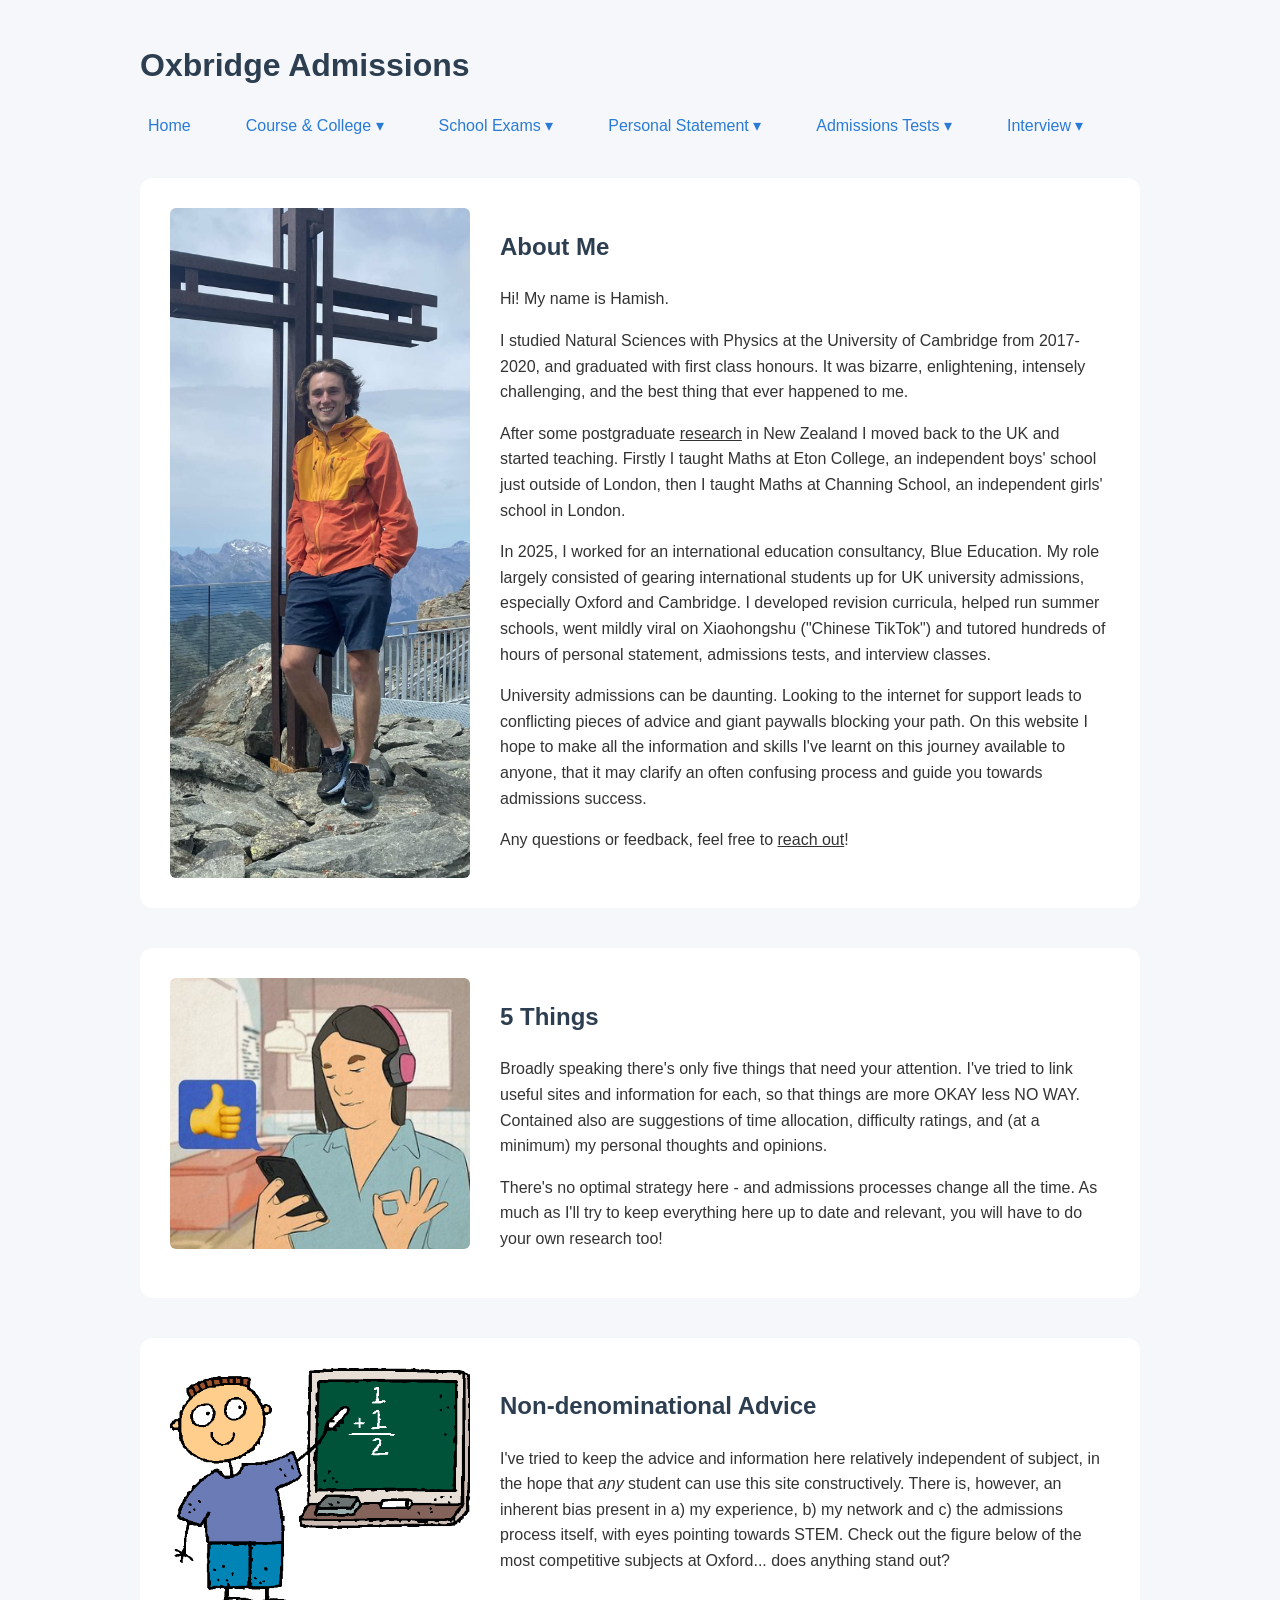
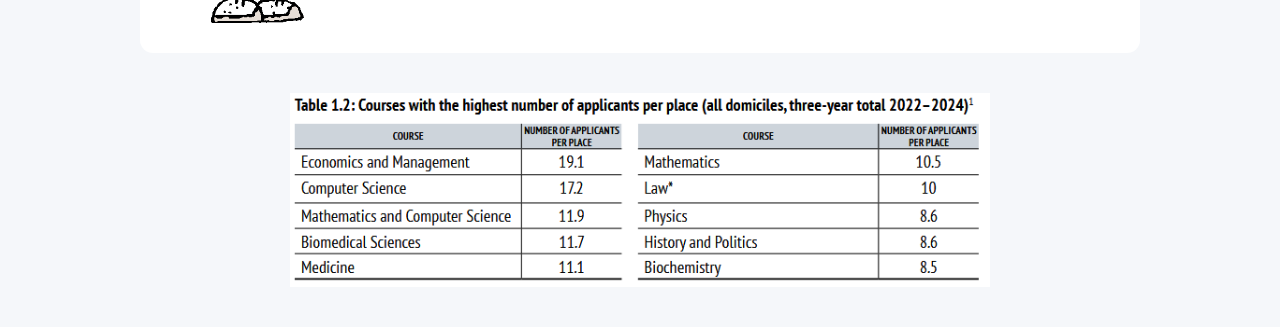
<file: index.html>
<!DOCTYPE html>
<html>
  <head>
    <title>Oxbridge Admissions Information</title>
    <link rel="stylesheet" href="style.css">
    <meta name="google-site-verification" content="t80v2HGUftRgJStppLnAC_LbO6qjQW3Zp3WCyoFhpWg" />
  </head>

<body>
  <img src="my_college.png" class="side-banner left" alt="">
  <img src="notmy_college.png" class="side-banner right" alt="">
  <h1>Oxbridge Admissions</h1>

  <div id="nav-placeholder"></div>

  <div class="section">
    <img src="hamish.jpg" alt="Hamish">
    <div class="section-text">
      <h2>About Me</h2>
      <p>Hi! My name is Hamish.</p>
      <p>I studied Natural Sciences with Physics at the University of Cambridge from 2017-2020, and graduated with first class honours.  
        It was bizarre, enlightening, intensely challenging, and the best thing that ever happened to me.</p>
      <p>After some postgraduate <a class="subtle-link" href="https://ir.canterbury.ac.nz/server/api/core/bitstreams/cb128fbe-6f92-4639-9501-c364983d83e0/content" target="_blank" rel="noopener">research</a> in New Zealand I moved back to the UK and started teaching. Firstly I taught Maths at Eton College, an independent boys' school just outside of London, then I taught Maths at Channing School, an independent girls' school in London.</p>
      <p>In 2025, I worked for an international education consultancy, Blue Education. My role largely consisted of gearing international students up for UK university admissions, especially Oxford and Cambridge. I developed revision curricula, helped run summer schools, went mildly viral on Xiaohongshu ("Chinese TikTok") and tutored hundreds of hours of personal statement, admissions tests, and interview classes.</p>
      <p>University admissions can be daunting. Looking to the internet for support leads to conflicting pieces of advice and giant paywalls blocking your path. On this website I hope to make all the information and skills I've learnt on this journey available to anyone, that it may clarify an often confusing process and guide you towards admissions success.</p>
      <p>Any questions or feedback, feel free to <a class="subtle-link" href="mailto:hthomas7942@gmail.com">reach out</a>!</p>
    </div>
  </div>

  <div class="section">
    <img src="thumbs_up.png" alt="Thumbs up">
    <div class="section-text">
      <h2>5 Things</h2>
      <p>Broadly speaking there's only five things that need your attention. I've tried to link useful sites and information for each, so that things are more OKAY less NO WAY. Contained also are suggestions of time allocation, difficulty ratings, and (at a minimum) my personal thoughts and opinions.</p>
      <p>There's no optimal strategy here - and admissions processes change all the time. As much as I'll try to keep everything here up to date and relevant, you will have to do your own research too!</p>
      </p>
    </div>
  </div>

  <div class="section">
    <img src="maths.png" alt="Maths">
    <div class="section-text">
      <h2>Non-denominational Advice</h2>
      <p>
        I've tried to keep the advice and information here relatively independent of subject, in the hope that <em>any</em> student can use this site constructively. There is, however, an inherent bias present in a) my experience, b) my network and c) the admissions process itself, with eyes pointing towards STEM. Check out the figure below of the most competitive subjects at Oxford... does anything stand out?
      </p>
    </div>
  </div>

  <img src="subject.png" alt="Subject" width="700" style="display: block; margin: 0 auto;">

  <script>
    fetch("nav.html")
      .then(response => response.text())
      .then(data => {
        document.getElementById("nav-placeholder").innerHTML = data;
      });
  </script>
  
</body>

</html>
</file>
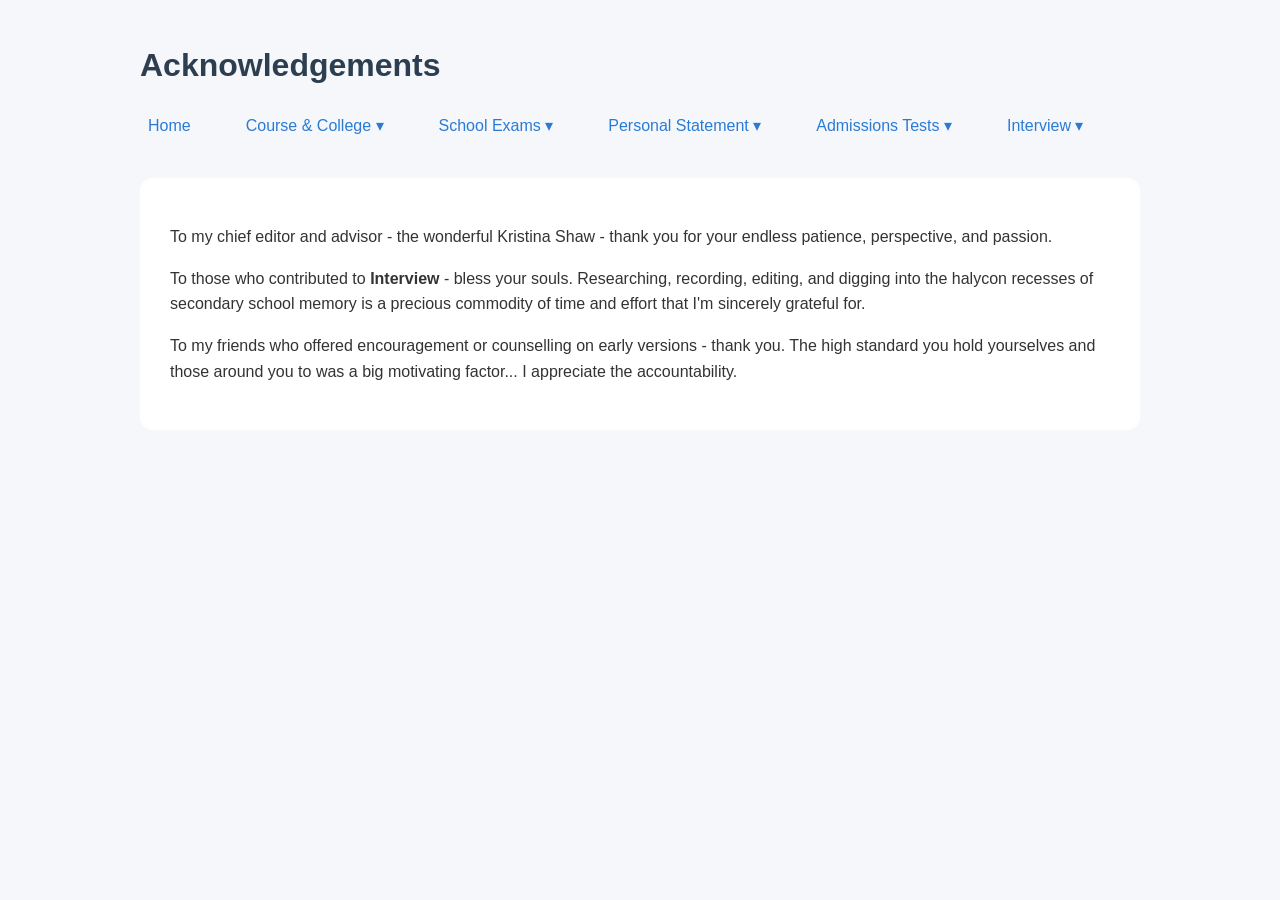
<file: Acknowledgements.html>
<!DOCTYPE html>
<html>
  <head>
    <title>Acknowledgements</title>
    <link rel="stylesheet" href="style.css">
  </head>

<body>
  <img src="my_college.png" class="side-banner left" alt="">
  <img src="notmy_college.png" class="side-banner right" alt="">
  <h1>Acknowledgements</h1>

  
  <div id="nav-placeholder"></div>


  <div class="section">
    <div class="section-text">
      <p>To my chief editor and advisor - the wonderful Kristina Shaw - thank you for your endless patience, perspective, and passion.</p>
      <p>To those who contributed to <strong>Interview</strong> - bless your souls. Researching, recording, editing, and digging into the halycon recesses of secondary school memory is a precious commodity of time and effort that I'm sincerely grateful for.</p>
      <p>To my friends who offered encouragement or counselling on early versions - thank you. The high standard you hold yourselves and those around you to was a big motivating factor... I appreciate the accountability.</p>
    </div>
  </div>

  
  <script>
    fetch("nav.html")
      .then(response => response.text())
      .then(data => {
        document.getElementById("nav-placeholder").innerHTML = data;
      });
  </script>
  
</body>

</html>
</file>
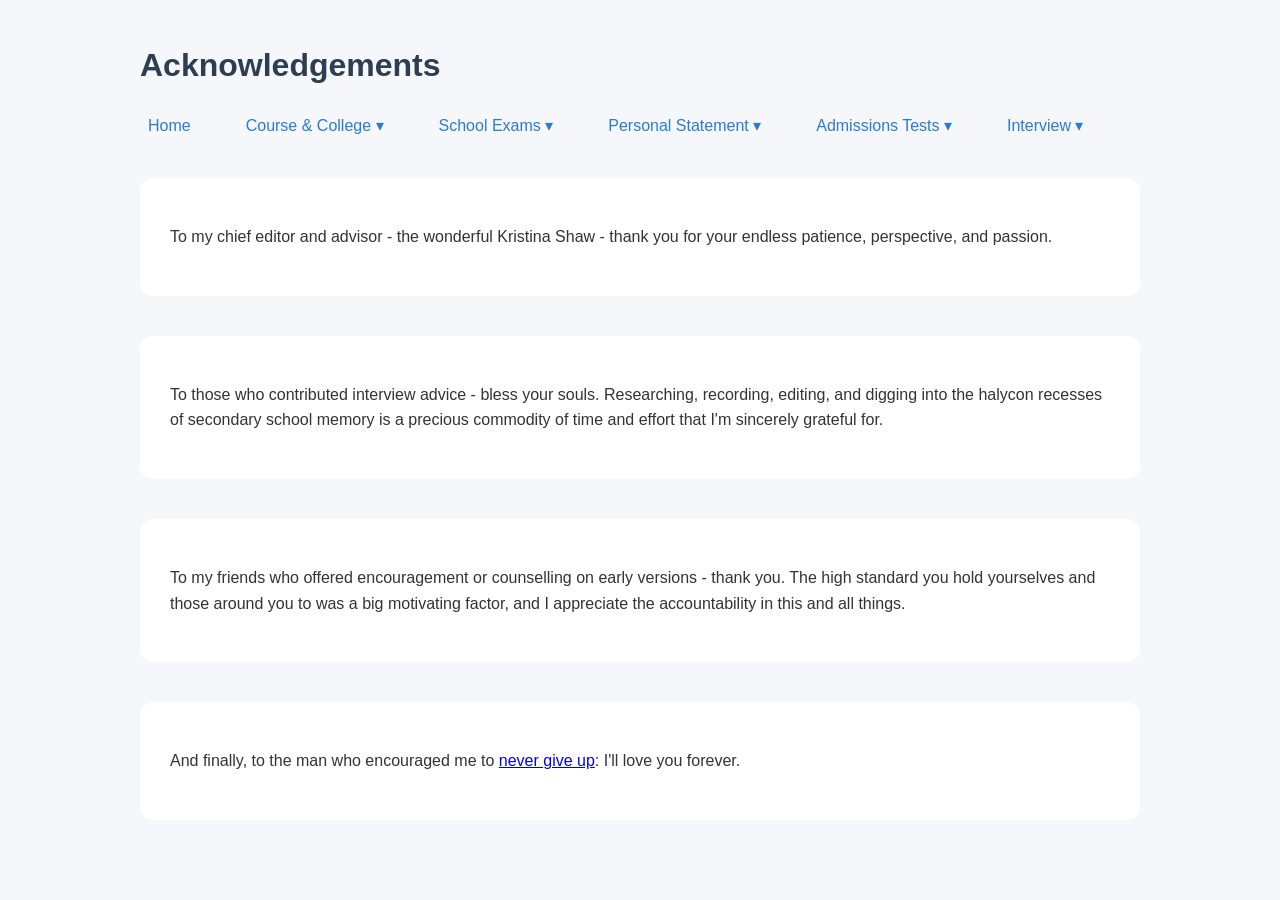
<file: acknowledgements.html>
<!DOCTYPE html>
<html>
  <head>
    <title>Acknowledgements</title>
    <link rel="stylesheet" href="style.css">
  </head>

<body>
  <img src="my_college.png" class="side-banner left" alt="">
  <img src="notmy_college.png" class="side-banner right" alt="">
  <h1>Acknowledgements</h1>

  
  <div id="nav-placeholder"></div>


  <div class="section">
    <div class="section-text">
      <p>To my chief editor and advisor - the wonderful Kristina Shaw - thank you for your endless patience, perspective, and passion.</p>
    </div>
  </div>


  <div class="section">
    <div class="section-text">
      <p>To those who contributed interview advice - bless your souls. Researching, recording, editing, and digging into the halycon recesses of secondary school memory is a precious commodity of time and effort that I'm sincerely grateful for.</p>
    </div>
  </div>


  <div class="section">
    <div class="section-text">
      <p>To my friends who offered encouragement or counselling on early versions - thank you. The high standard you hold yourselves and those around you to was a big motivating factor, and I appreciate the accountability in this and all things.</p>
    </div>
  </div>

  
  <div class="section">
    <div class="section-text">
      <p>And finally, to the man who encouraged me to <a href="https://www.youtube.com/watch?v=dQw4w9WgXcQ">never give up</a>: I'll love you forever.</p>
    </div>
  </div>

  
  <script>
    fetch("nav.html")
      .then(response => response.text())
      .then(data => {
        document.getElementById("nav-placeholder").innerHTML = data;
      });
  </script>
  
</body>

</html>
</file>
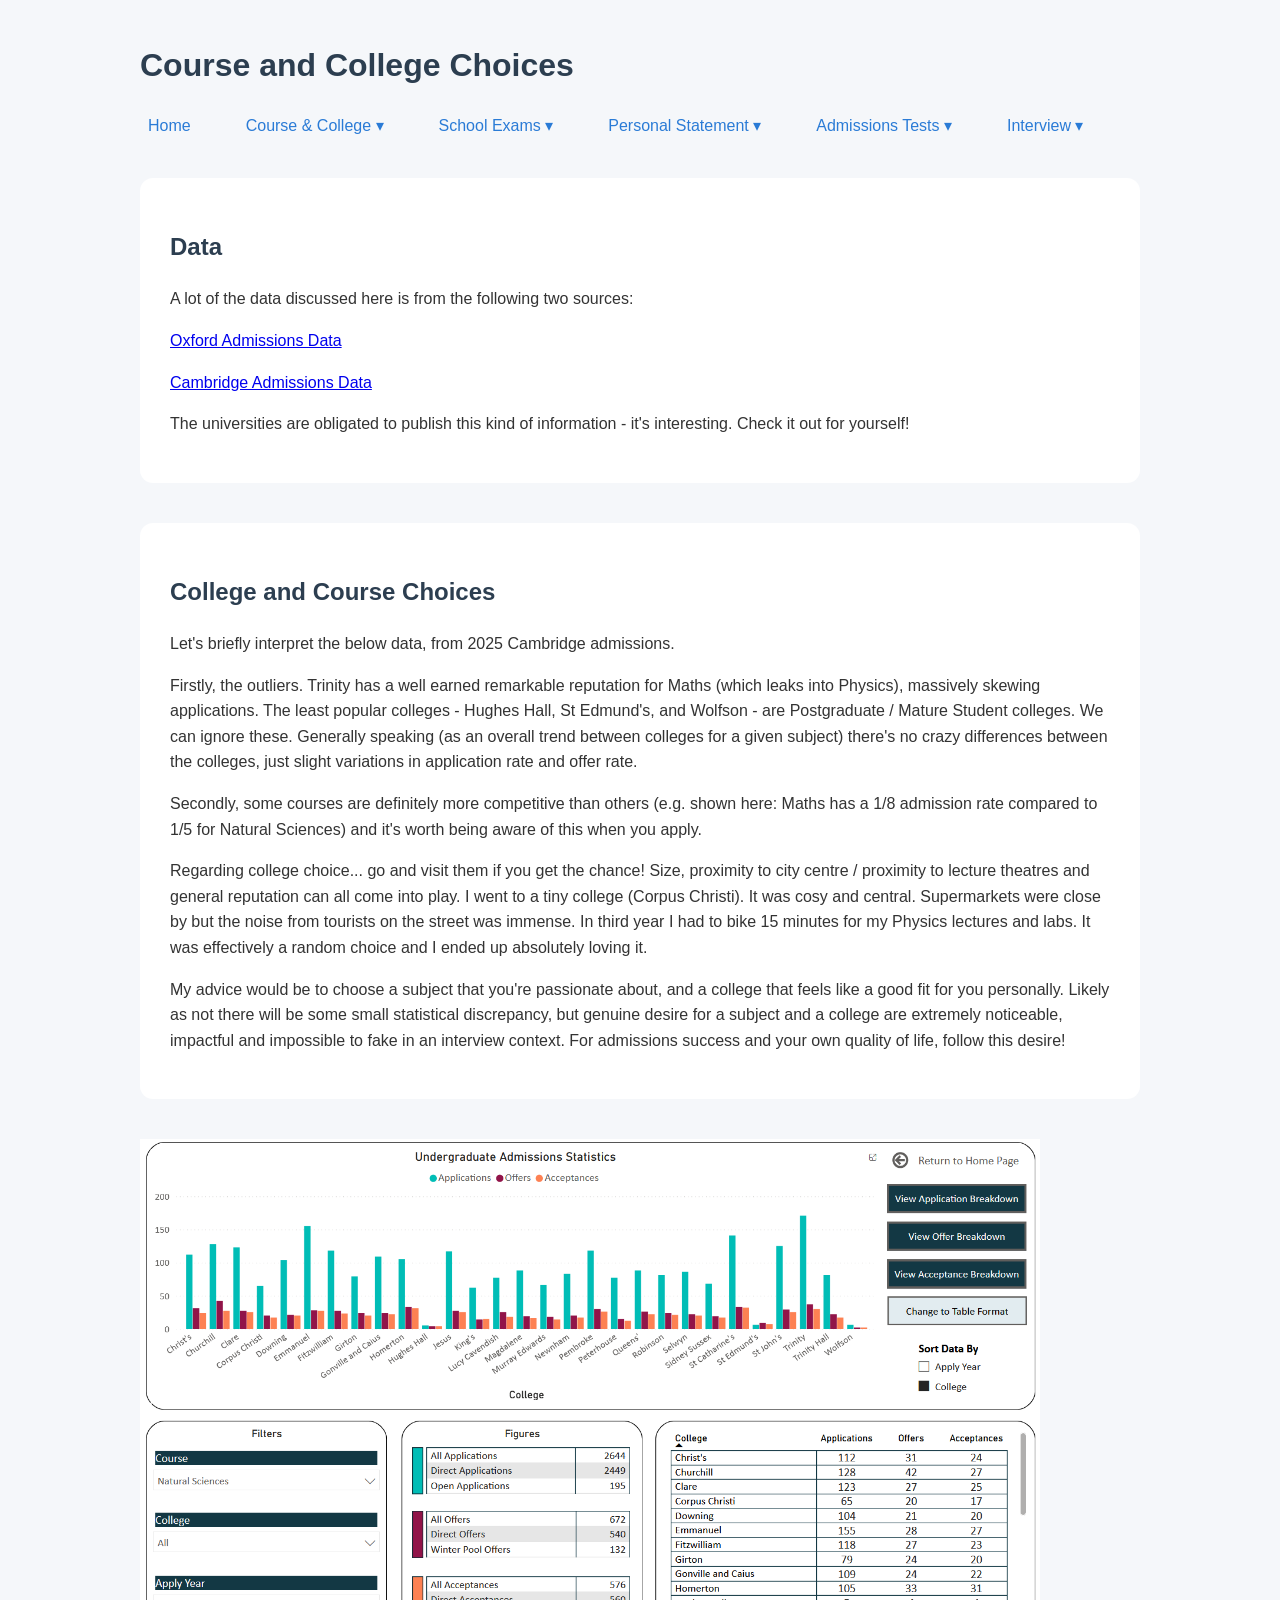
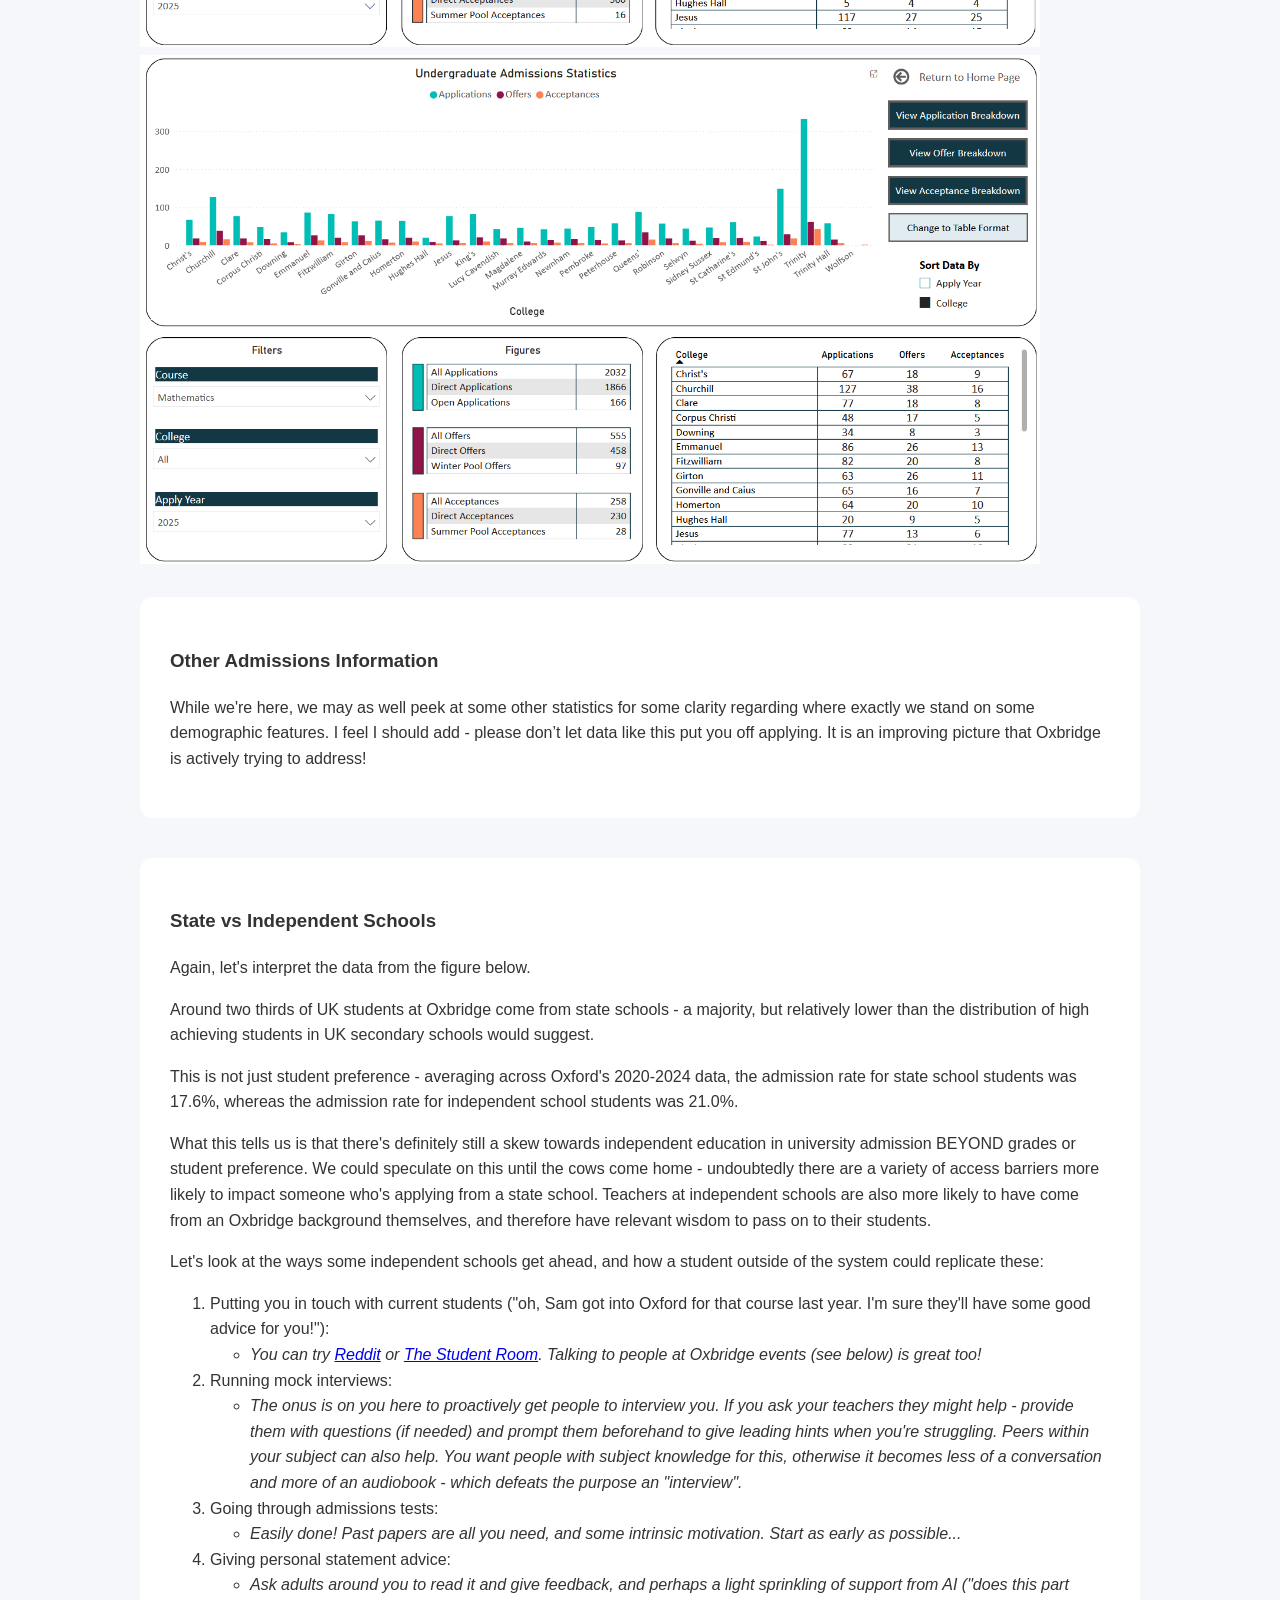
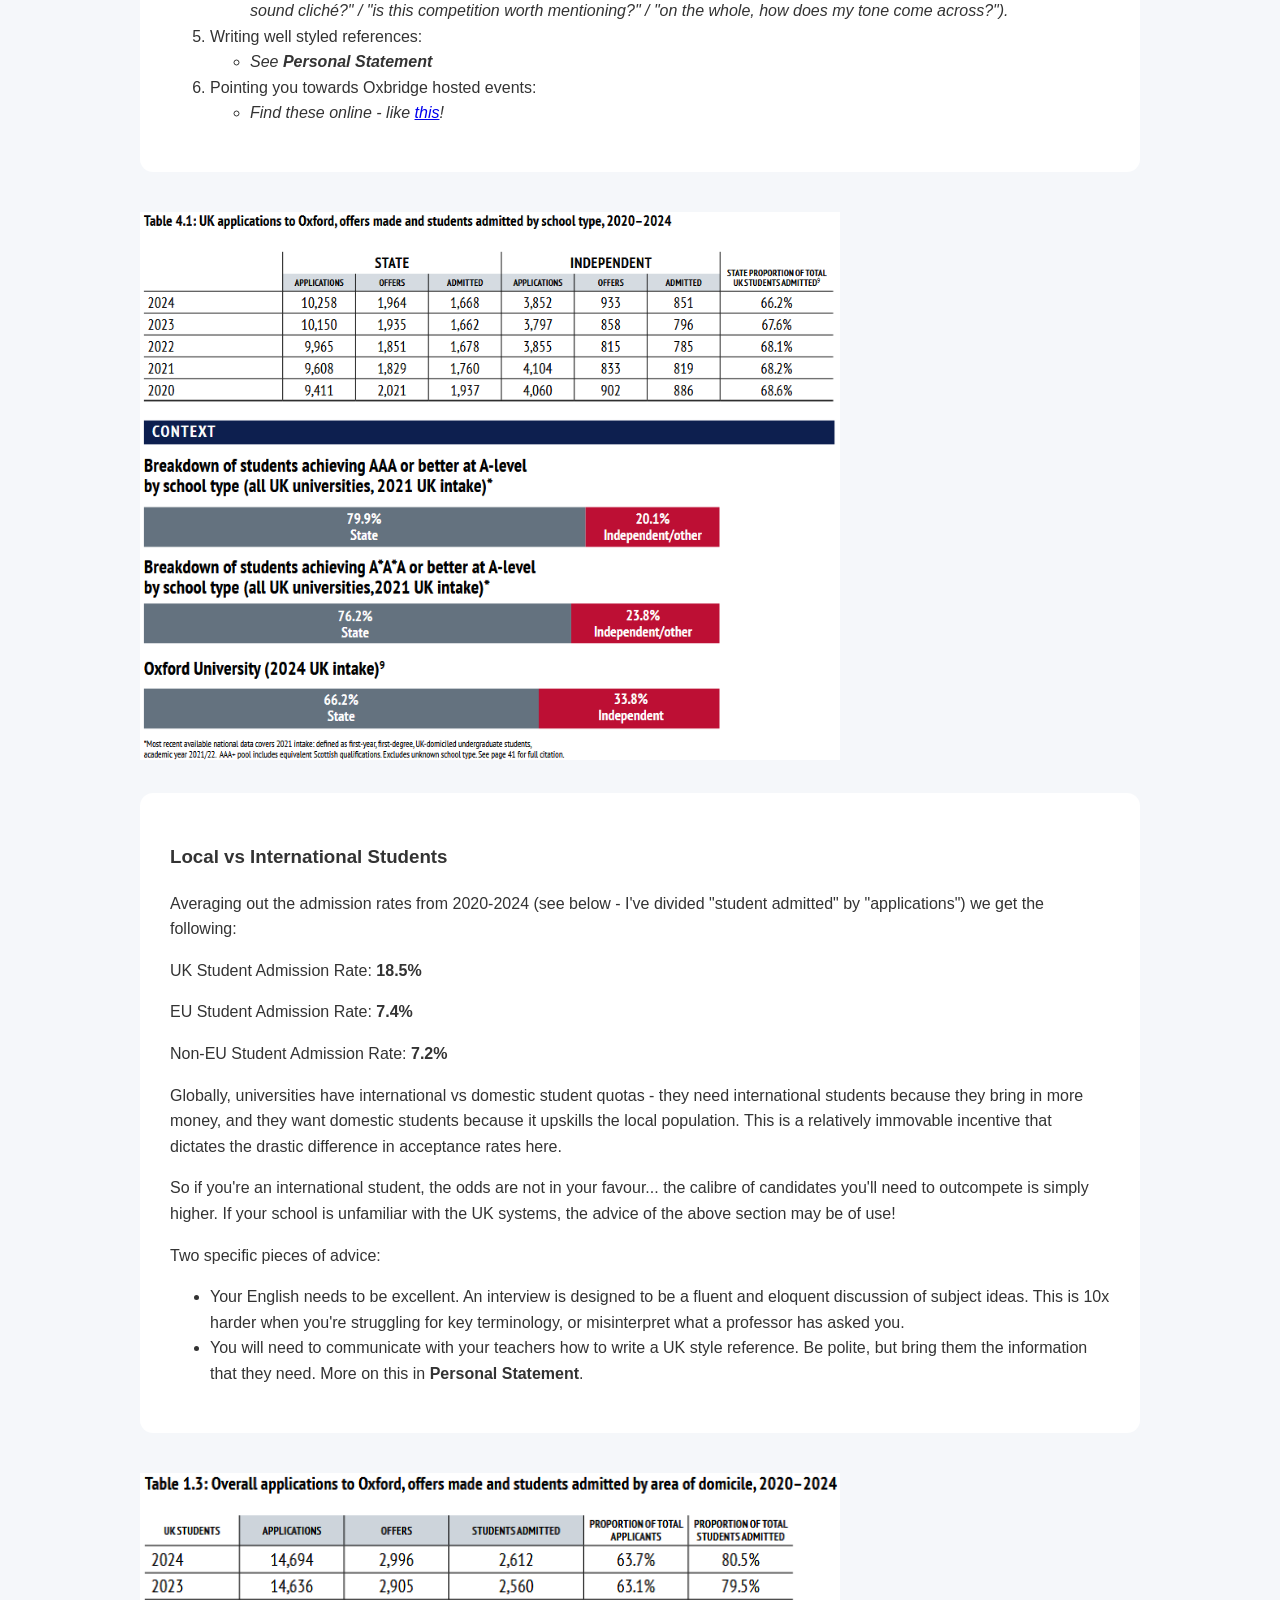
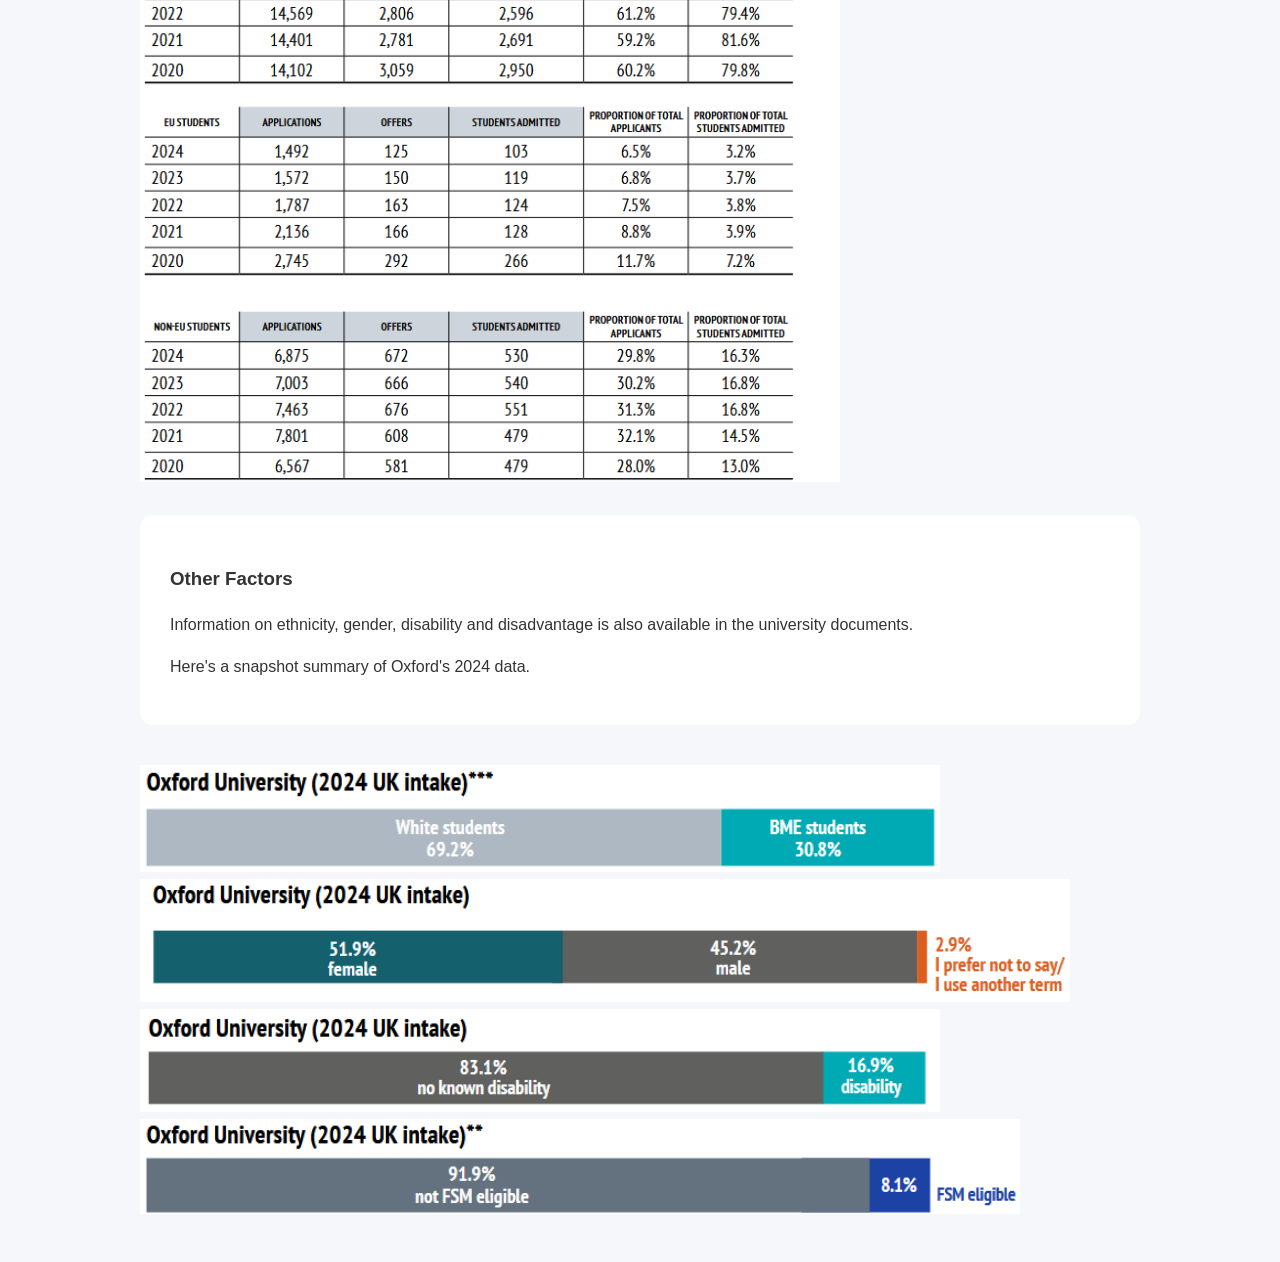
<file: ccc.html>
<!DOCTYPE html>
<html>
  <head>
    <title>Course and College Choices</title>
    <link rel="stylesheet" href="style.css">
  </head>

<body>
  <img src="my_college.png" class="side-banner left" alt="">
  <img src="notmy_college.png" class="side-banner right" alt="">
  <h1>Course and College Choices</h1>

  <div id="nav-placeholder"></div>

  <div class="section">
    <div class="section-text">
      <h2>Data</h2>
      <p>
        A lot of the data discussed here is from the following two sources:
      </p>
      <p>
        <a href="https://www.ox.ac.uk/sites/files/oxford/AnnualAdmissionsStatisticalReport2025.pdf" target="_blank" rel="noopener">
          Oxford Admissions Data
        </a>
      </p>
      <p>
        <a href="https://app.powerbi.com/view?r=eyJrIjoiOTFiZGUwMDItMWIzMy00NDNkLTgzZDQtNGZjODM4MzM3NWYwIiwidCI6IjQ5YTUwNDQ1LWJkZmEtNGI3OS1hZGUzLTU0N2I0ZjM5ODZlOSIsImMiOjh9" target="_blank" rel="noopener">
          Cambridge Admissions Data
        </a>
      </p>
      <p>
        The universities are obligated to publish this kind of information - it's interesting. Check it out for yourself!
      </p>
    </div>
  </div>
  
  <div class="section">
    <div class="section-text">
      <h2 id="cacc">College and Course Choices</h2>
      <p>
        Let's briefly interpret the below data, from 2025 Cambridge admissions.
      </p>
      <p>
        Firstly, the outliers. Trinity has a well earned remarkable reputation for Maths (which leaks into Physics), massively skewing applications. The least popular colleges - Hughes Hall, St Edmund's, and Wolfson - are Postgraduate / Mature Student colleges. We can ignore these. Generally speaking (as an overall trend between colleges for a given subject) there's no crazy differences between the colleges, just slight variations in application rate and offer rate. 
      </p>
      <p>
        Secondly, some courses are definitely more competitive than others (e.g. shown here: Maths has a 1/8 admission rate compared to 1/5 for Natural Sciences) and it's worth being aware of this when you apply.
      </p>
      <p>
        Regarding college choice... go and visit them if you get the chance! Size, proximity to city centre / proximity to lecture theatres and general reputation can all come into play. I went to a tiny college (Corpus Christi). It was cosy and central. Supermarkets were close by but the noise from tourists on the street was immense. In third year I had to bike 15 minutes for my Physics lectures and labs. It was effectively a random choice and I ended up absolutely loving it.
      </p>
      <p>
        My advice would be to choose a subject that you're passionate about, and a college that feels like a good fit for you personally. Likely as not there will be some small statistical discrepancy, but genuine desire for a subject and a college are extremely noticeable, impactful and impossible to fake in an interview context. For admissions success and your own quality of life, follow this desire!
      </p>
    </div>
  </div>

  <a href="https://app.powerbi.com/view?r=eyJrIjoiOTFiZGUwMDItMWIzMy00NDNkLTgzZDQtNGZjODM4MzM3NWYwIiwidCI6IjQ5YTUwNDQ1LWJkZmEtNGI3OS1hZGUzLTU0N2I0ZjM5ODZlOSIsImMiOjh9">
    <img src="cam25natsci.png" alt="Cam25NatSci" width="900">
  </a>
  <br>
  <a href="https://app.powerbi.com/view?r=eyJrIjoiOTFiZGUwMDItMWIzMy00NDNkLTgzZDQtNGZjODM4MzM3NWYwIiwidCI6IjQ5YTUwNDQ1LWJkZmEtNGI3OS1hZGUzLTU0N2I0ZjM5ODZlOSIsImMiOjh9">
    <img src="cam25maths.png" alt="Cam25Maths" width="900">
  </a>
  <br><br>

  <div class="section">
    <div class="section-text">
      <h3>Other Admissions Information</h3>
      <p>While we're here, we may as well peek at some other statistics for some clarity regarding where exactly we stand on some demographic features. I feel I should add - please don’t let data like this put you off applying. It is an improving picture that Oxbridge is actively trying to address!</p>
      </div>
  </div>


  <div class="section">
    <div class="section-text">
      <h3 id="svis">State vs Independent Schools</h3>
      <p>Again, let's interpret the data from the figure below.</p>
      <p>Around two thirds of UK students at Oxbridge come from state schools - a majority, but relatively lower than the distribution of high achieving students in UK secondary schools would suggest.</p>
      <p>This is not just student preference - averaging across Oxford's 2020-2024 data, the admission rate for state school students was 17.6%, whereas the admission rate for independent school students was 21.0%.</p>
      <p>What this tells us is that there's definitely still a skew towards independent education in university admission BEYOND grades or student preference. We could speculate on this until the cows come home - undoubtedly there are a variety of access barriers more likely to impact someone who's applying from a state school. Teachers at independent schools are also more likely to have come from an Oxbridge background themselves, and therefore have relevant wisdom to pass on to their students.</p>
      <p>Let's look at the ways some independent schools get ahead, and how a student outside of the system could replicate these:</p>
      <ol>
        <li>Putting you in touch with current students ("oh, Sam got into Oxford for that course last year. I'm sure they'll have some good advice for you!"):
          <ul><li><em>You can try <a href="https://www.reddit.com/r/oxbridge/" target="_blank" rel="noopener">Reddit</a> or <a href="https://www.thestudentroom.co.uk/forumdisplay.php?f=6" target="_blank" rel="noopener">The Student Room</a>. Talking to people at Oxbridge events (see below) is great too!</em></li></ul></li>
        <li>Running mock interviews:
          <ul><li><em>The onus is on you here to proactively get people to interview you. If you ask your teachers they might help - provide them with questions (if needed) and prompt them beforehand to give leading hints when you're struggling. Peers within your subject can also help. You want people with subject knowledge for this, otherwise it becomes less of a conversation and more of an audiobook - which defeats the purpose an "interview".</em></li></ul></li>
        <li>Going through admissions tests:
          <ul><li><em>Easily done! Past papers are all you need, and some intrinsic motivation. Start as early as possible...</em></li></ul></li>
        <li>Giving personal statement advice:
          <ul><li><em>Ask adults around you to read it and give feedback, and perhaps a light sprinkling of support from AI ("does this part sound cliché?" / "is this competition worth mentioning?" / "on the whole, how does my tone come across?").</em></li></ul></li>
        <li>Writing well styled references:
          <ul><li><em>See <strong>Personal Statement</strong></em></li></ul></li>
        <li>Pointing you towards Oxbridge hosted events:
          <ul><li><em>Find these online - like <a href="https://www.undergraduate.study.cam.ac.uk/events/masterclasses" target="_blank" rel="noopener">this</a>!</em></li></ul></li>
      </ol>
      </div>
  </div>

  <a href="https://www.ox.ac.uk/sites/files/oxford/AnnualAdmissionsStatisticalReport2025.pdf">
    <img src="schooltype.png" alt="SchoolType" width="700">
  </a>
  <br><br>
    
  <div class="section">
    <div class="section-text">
      <h3 id="lvis">Local vs International Students</h3>
      <p>Averaging out the admission rates from 2020-2024 (see below - I've divided "student admitted" by "applications") we get the following:</p>
      <p>UK Student Admission Rate: <strong>18.5%</strong></p>
      <p>EU Student Admission Rate: <strong>7.4%</strong></p>
      <p>Non-EU Student Admission Rate: <strong>7.2%</strong></p>
      <p>Globally, universities have international vs domestic student quotas - they need international students because they bring in more money, and they want domestic students because it upskills the local population. This is a relatively immovable incentive that dictates the drastic difference in acceptance rates here.</p> 
      <p>So if you're an international student, the odds are not in your favour... the calibre of candidates you'll need to outcompete is simply higher. If your school is unfamiliar with the UK systems, the advice of the above section may be of use!</p>
      <p>Two specific pieces of advice:</p>
      <ul>
        <li>Your English needs to be excellent. An interview is designed to be a fluent and eloquent discussion of subject ideas. This is 10x harder when you're struggling for key terminology, or misinterpret what a professor has asked you.</li>
        <li>You will need to communicate with your teachers how to write a UK style reference. Be polite, but bring them the information that they need. More on this in <strong>Personal Statement</strong>.</li>
      </ul>
      </div>
  </div>

  <a href="https://www.ox.ac.uk/sites/files/oxford/AnnualAdmissionsStatisticalReport2025.pdf">
    <img src="localinternational.png" alt="LocalInternational" width="700">
  </a>
  <br><br>
  
  <div class="section">
    <div class="section-text">
      <h3 id="of">Other Factors</h3>
      <p>Information on ethnicity, gender, disability and disadvantage is also available in the university documents.</p>
      <p>Here's a snapshot summary of Oxford's 2024 data.</p>
    </div>
  </div>

  <a href="https://www.ox.ac.uk/sites/files/oxford/AnnualAdmissionsStatisticalReport2025.pdf">
    <img src="ethnicity.png" alt="Ethnicity" width="800">
  </a>
  <a href="https://www.ox.ac.uk/sites/files/oxford/AnnualAdmissionsStatisticalReport2025.pdf">
    <img src="gender.png" alt="Gender" width="930">
  </a>
  <a href="https://www.ox.ac.uk/sites/files/oxford/AnnualAdmissionsStatisticalReport2025.pdf">
    <img src="disability.png" alt="Disability" width="800">
  </a>
  <a href="https://www.ox.ac.uk/sites/files/oxford/AnnualAdmissionsStatisticalReport2025.pdf">
    <img src="disadvantage.png" alt="Disadvantage" width="880">
  </a>

    
  <script>
    fetch("nav.html")
      .then(response => response.text())
      .then(data => {
        document.getElementById("nav-placeholder").innerHTML = data;
      });
  </script>
  
</body>

</html>
</file>
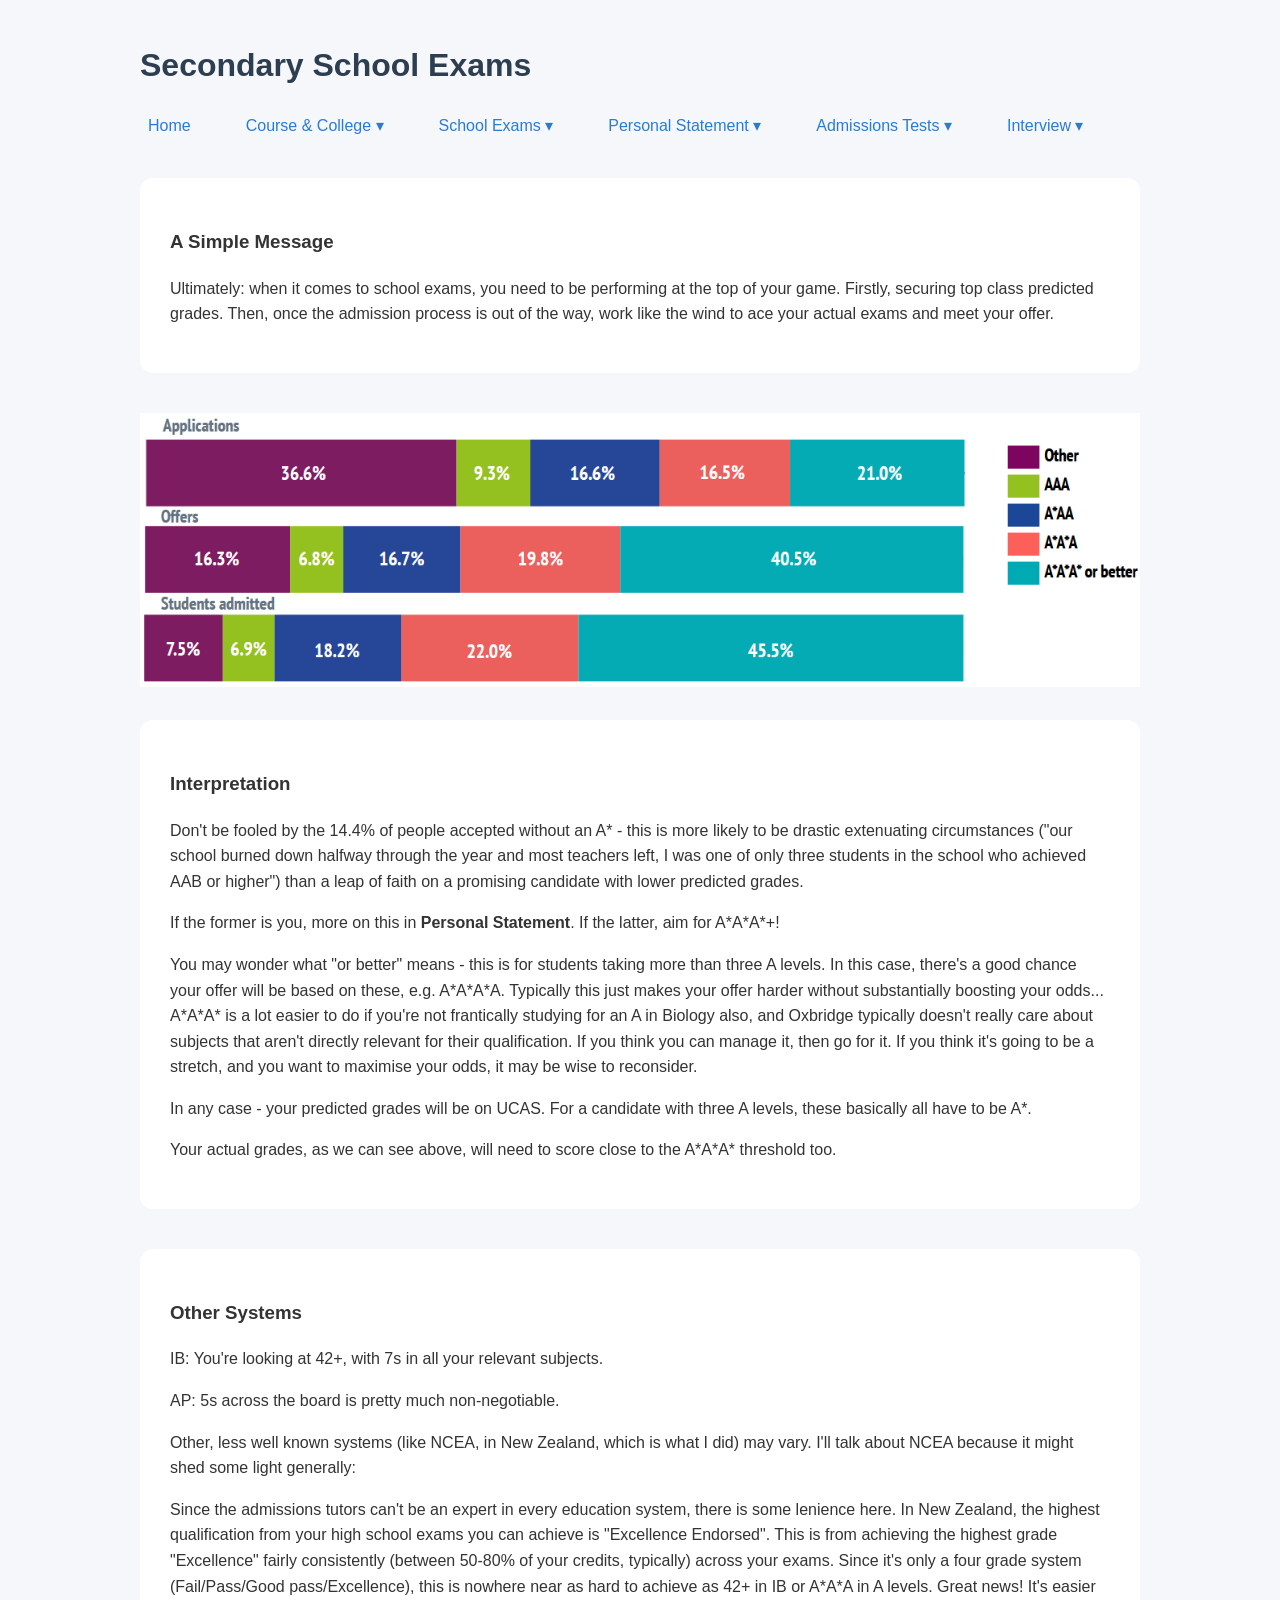
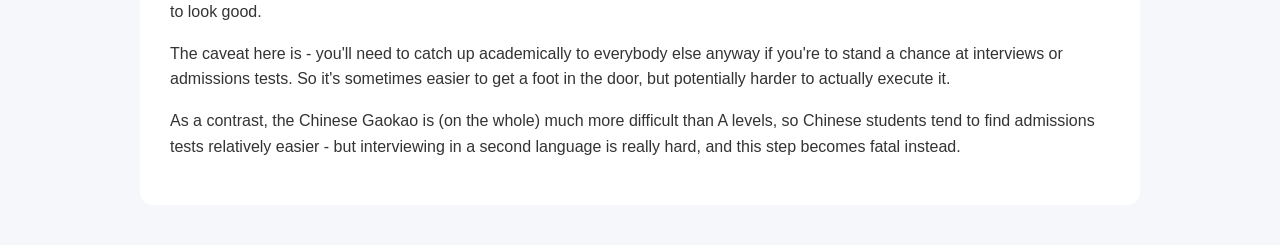
<file: hse.html>
<!DOCTYPE html>
<html>
  <head>
    <title>Secondary School Exams</title>
    <link rel="stylesheet" href="style.css">
  </head>

<body>
  <img src="my_college.png" class="side-banner left" alt="">
  <img src="notmy_college.png" class="side-banner right" alt="">
  <h1>Secondary School Exams</h1>

  
  <div id="nav-placeholder"></div>


  <div class="section">
    <div class="section-text">
      <h3>A Simple Message</h3>
      <p>Ultimately: when it comes to school exams, you need to be performing at the top of your game. Firstly, securing top class predicted grades. Then, once the admission process is out of the way, work like the wind to ace your actual exams and meet your offer.</p>
      </div>
  </div>

  
  <a href="https://www.ox.ac.uk/sites/files/oxford/AnnualAdmissionsStatisticalReport2025.pdf">
    <img src="grades.png" alt="Grades" width="1000">
  </a>
  <br><br>

  <div class="section">
    <div class="section-text">
      <h3>Interpretation</h3>
      <p>Don't be fooled by the 14.4% of people accepted without an A* - this is more likely to be drastic extenuating circumstances ("our school burned down halfway through the year and most teachers left, I was one of only three students in the school who achieved AAB or higher") than a leap of faith on a promising candidate with lower predicted grades.</p>
      <p>If the former is you, more on this in <strong>Personal Statement</strong>. If the latter, aim for A*A*A*+!</p>
      <p>You may wonder what "or better" means - this is for students taking more than three A levels. In this case, there's a good chance your offer will be based on these, e.g. A*A*A*A. Typically this just makes your offer harder without substantially boosting your odds... A*A*A* is a lot easier to do if you're not frantically studying for an A in Biology also, and Oxbridge typically doesn't really care about subjects that aren't directly relevant for their qualification. If you think you can manage it, then go for it. If you think it's going to be a stretch, and you want to maximise your odds, it may be wise to reconsider.</p>
      <p>In any case - your predicted grades will be on UCAS. For a candidate with three A levels, these basically all have to be A*.</p>
      <p>Your actual grades, as we can see above, will need to score close to the A*A*A* threshold too.</p>
    </div>
  </div>

  <div class="section">
    <div class="section-text">
      <h3>Other Systems</h3>
      <p>IB: You're looking at 42+, with 7s in all your relevant subjects.</p>
      <p>AP: 5s across the board is pretty much non-negotiable.</p>
      <p>Other, less well known systems (like NCEA, in New Zealand, which is what I did) may vary. I'll talk about NCEA because it might shed some light generally:</p>
      <p>Since the admissions tutors can't be an expert in every education system, there is some lenience here. In New Zealand, the highest qualification from your high school exams you can achieve is "Excellence Endorsed". This is from achieving the highest grade "Excellence" fairly consistently (between 50-80% of your credits, typically) across your exams. Since it's only a four grade system (Fail/Pass/Good pass/Excellence), this is nowhere near as hard to achieve as 42+ in IB or A*A*A in A levels. Great news! It's easier to look good.</p>
      <p>The caveat here is - you'll need to catch up academically to everybody else anyway if you're to stand a chance at interviews or admissions tests. So it's sometimes easier to get a foot in the door, but potentially harder to actually execute it.</p>
      <p>As a contrast, the Chinese Gaokao is (on the whole) much more difficult than A levels, so Chinese students tend to find admissions tests relatively easier - but interviewing in a second language is really hard, and this step becomes fatal instead.</p>
    </div>
  </div>
  
  <script>
    fetch("nav.html")
      .then(response => response.text())
      .then(data => {
        document.getElementById("nav-placeholder").innerHTML = data;
      });
  </script>
  
</body>

</html>
</file>
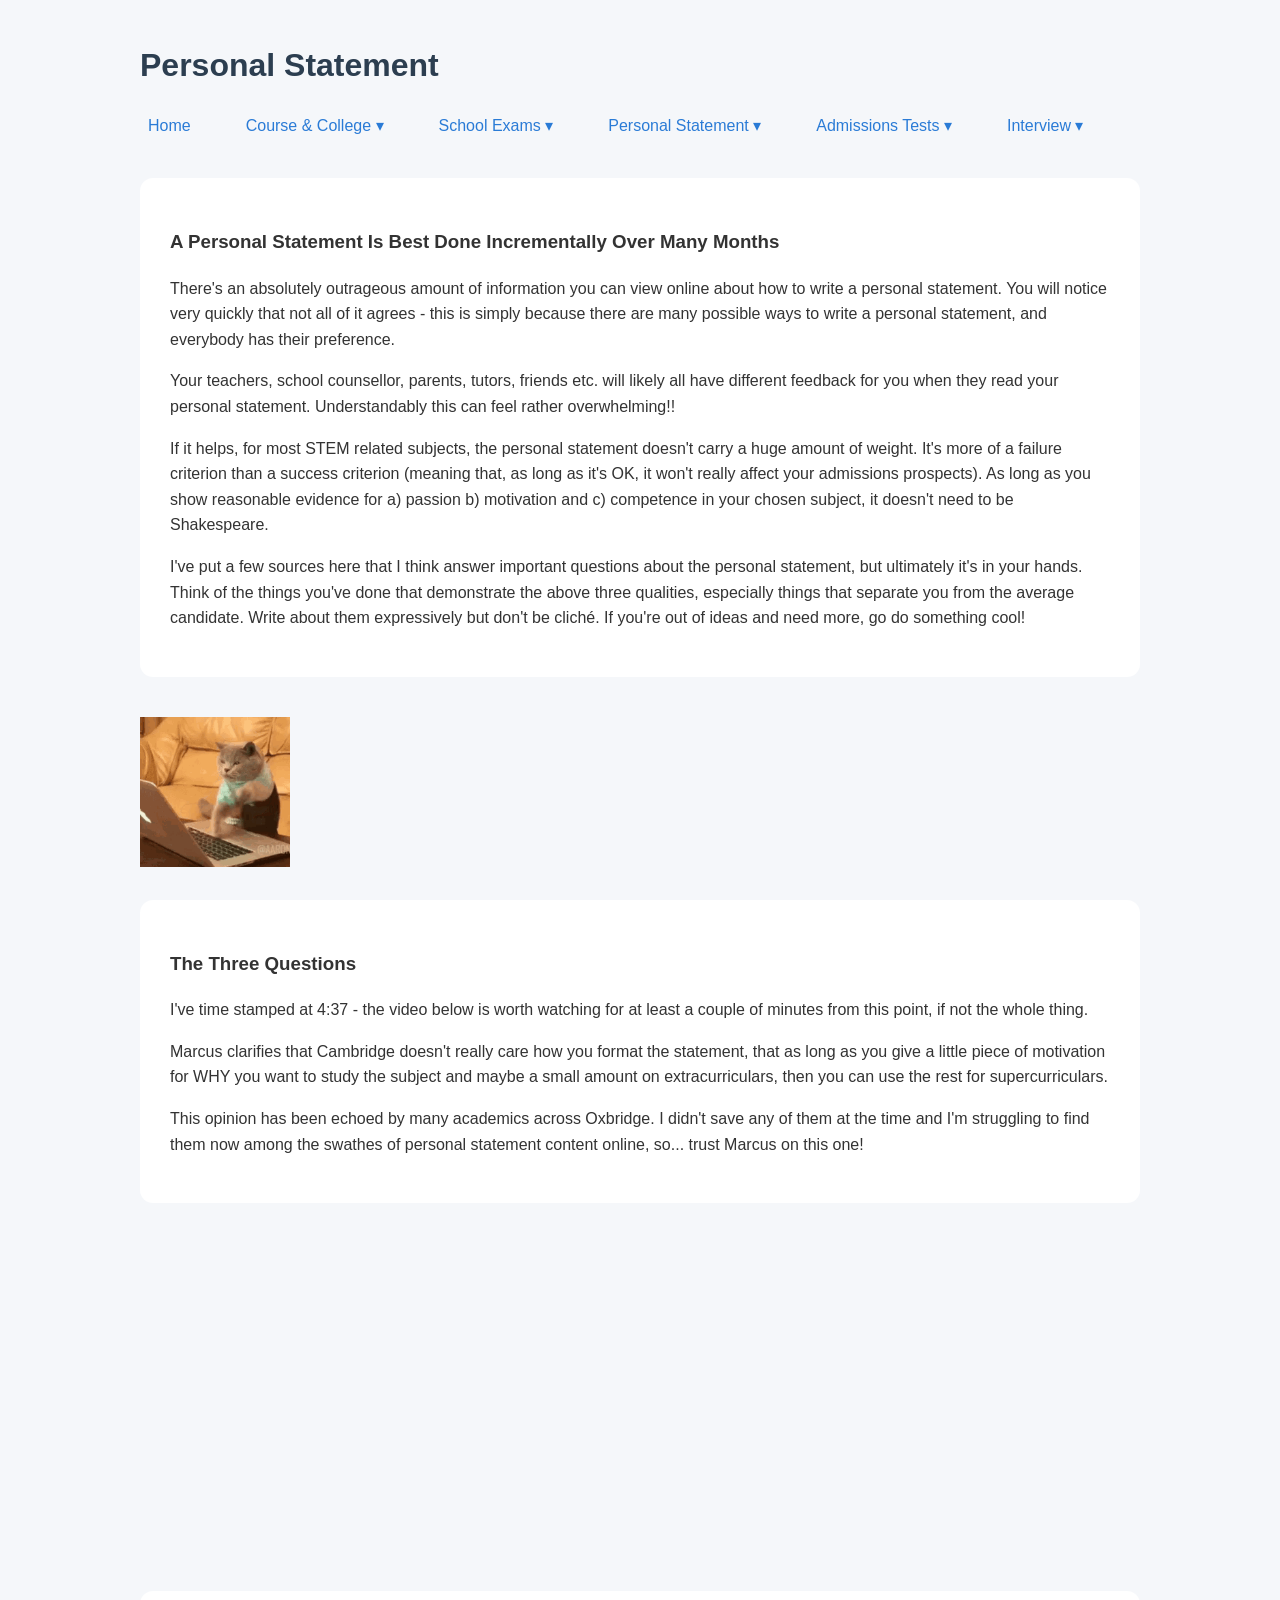
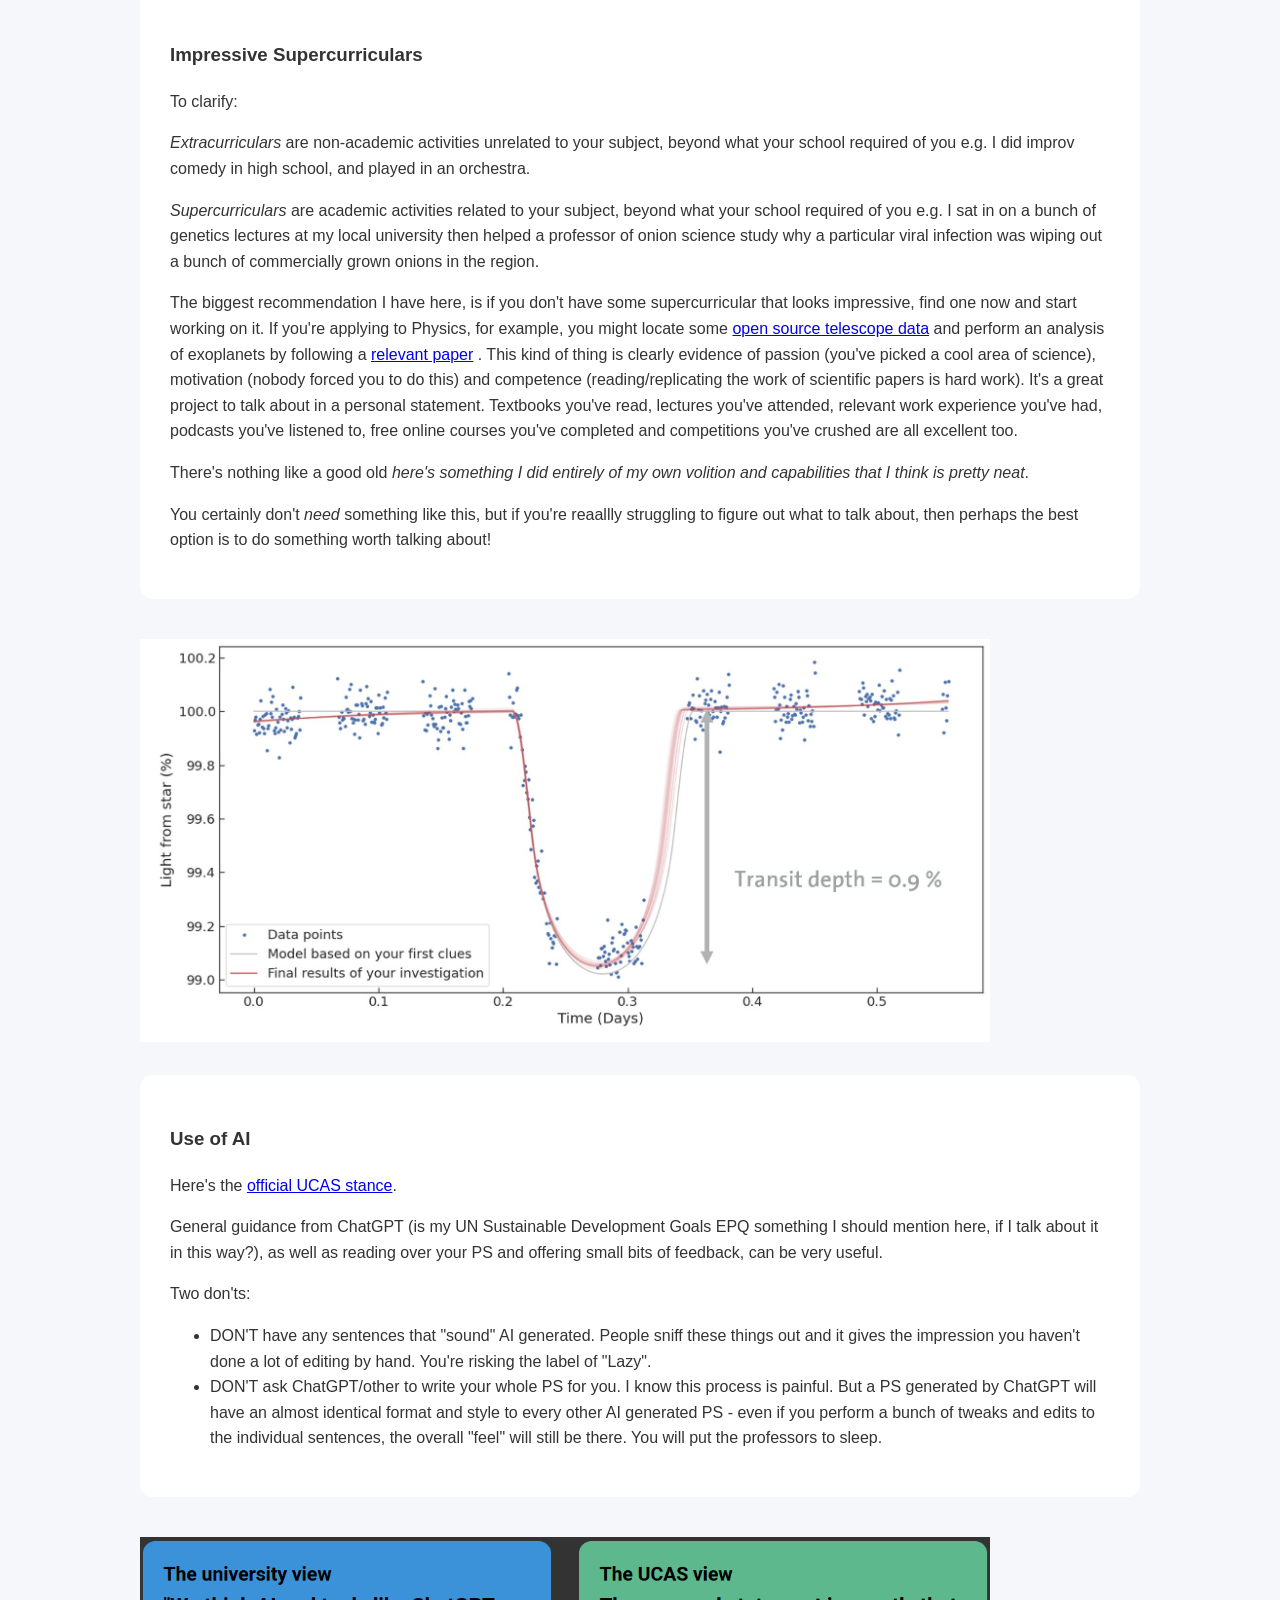
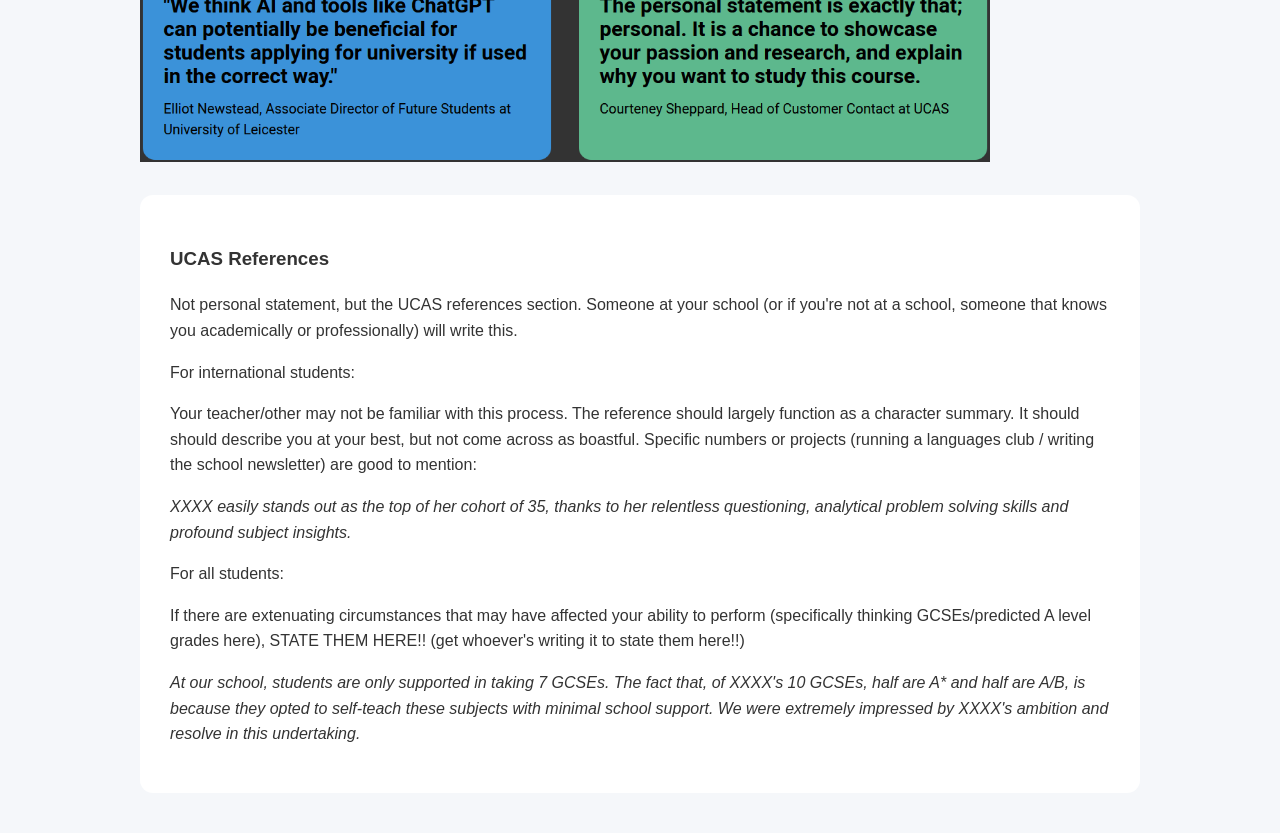
<file: ps.html>
<!DOCTYPE html>
<html>
  <head>
    <title>Personal Statement</title>
    <link rel="stylesheet" href="style.css">
  </head>

<body>
  <img src="my_college.png" class="side-banner left" alt="">
  <img src="notmy_college.png" class="side-banner right" alt="">
  <h1>Personal Statement</h1>

<div id="nav-placeholder"></div>

  <div class="section">
    <div class="section-text">
      <h3>A Personal Statement Is Best Done Incrementally Over Many Months</h3>
      <p>There's an absolutely outrageous amount of information you can view online about how to write a personal statement. You will notice very quickly that not all of it agrees - this is simply because there are many possible ways to write a personal statement, and everybody has their preference.</p>
      <p>Your teachers, school counsellor, parents, tutors, friends etc. will likely all have different feedback for you when they read your personal statement. Understandably this can feel rather overwhelming!!</p>
      <p>If it helps, for most STEM related subjects, the personal statement doesn't carry a huge amount of weight. It's more of a failure criterion than a success criterion (meaning that, as long as it's OK, it won't really affect your admissions prospects). As long as you show reasonable evidence for a) passion b) motivation and c) competence in your chosen subject, it doesn't need to be Shakespeare.</p>
      <p>I've put a few sources here that I think answer important questions about the personal statement, but ultimately it's in your hands. Think of the things you've done that demonstrate the above three qualities, especially things that separate you from the average candidate. Write about them expressively but don't be cliché. If you're out of ideas and need more, go do something cool!</p>
      <p></p>
    </div>
  </div>

  <a href="acknowledgements.html">
    <img src="cat-typing.gif" alt="Cat Typing" width="150"><br><br>
  </a>
  
  <div class="section">
    <div class="section-text">
      <h3 index="ttq">The Three Questions</h3>
      <p>I've time stamped at 4:37 - the video below is worth watching for at least a couple of minutes from this point, if not the whole thing.</p>
      <p>Marcus clarifies that Cambridge doesn't really care how you format the statement, that as long as you give a little piece of motivation for WHY you want to study the subject and maybe a small amount on extracurriculars, then you can use the rest for supercurriculars.</p>
      <p>This opinion has been echoed by many academics across Oxbridge. I didn't save any of them at the time and I'm struggling to find them now among the swathes of personal statement content online, so... trust Marcus on this one!</p>
      <p></p>
    </div>
  </div>

  <iframe width="560" height="315" src="https://www.youtube.com/embed/-rM-4pCKTgk?si=0_eTYrJTooKaqkps&amp;start=277" title="Dr Marcus Tomalin, Trinity Hall" frameborder="0" allow="accelerometer; autoplay; clipboard-write; encrypted-media; gyroscope; picture-in-picture; web-share" referrerpolicy="strict-origin-when-cross-origin" allowfullscreen></iframe><br><br>

  <div class="section">
    <div class="section-text">
      <h3>Impressive Supercurriculars</h3>
      <p>To clarify:</p>
      <p><em>Extracurriculars</em> are non-academic activities unrelated to your subject, beyond what your school required of you e.g. I did improv comedy in high school, and played in an orchestra.</p>
      <p><em>Supercurriculars</em> are academic activities related to your subject, beyond what your school required of you e.g. I sat in on a bunch of genetics lectures at my local university then helped a professor of onion science study why a particular viral infection was wiping out a bunch of commercially grown onions in the region.</p>
      <p>The biggest recommendation I have here, is if you don't have some supercurricular that looks impressive, find one now and start working on it. If you're applying to Physics, for example, you might locate some 
        <a href="https://exoplanetarchive.ipac.caltech.edu/" target="_blank" rel="noopener">open source telescope data</a>
         and perform an analysis of exoplanets by following a 
        <a href="https://arxiv.org/pdf/1505.06869" target="_blank" rel="noopener">relevant paper</a>
        . This kind of thing is clearly evidence of passion (you've picked a cool area of science), motivation (nobody forced you to do this) and competence (reading/replicating the work of scientific papers is hard work). It's a great project to talk about in a personal statement.
        Textbooks you've read, lectures you've attended, relevant work experience you've had, podcasts you've listened to, free online courses you've completed and competitions you've crushed are all excellent too.</p>
      <p>There's nothing like a good old <em>here's something I did entirely of my own volition and capabilities that I think is pretty neat</em>.</p>
      <p>You certainly don't <em>need</em> something like this, but if you're reaallly struggling to figure out what to talk about, then perhaps the best option is to do something worth talking about!</p>
    </div>
  </div>

  <a href="https://hackanexoplanet.esa.int/project-gallery-2023/entry/2054/">
    <img src="exoplanet.jpg" alt="Exoplanet" width="850">
  </a>
  <br><br>
  
  <div class="section">
    <div class="section-text">
      <h3>Use of AI</h3>
      <p>Here's the <a href="https://www.ucas.com/applying/applying-to-university/writing-your-personal-statement/a-guide-to-using-ai-and-chatgpt-with-your-personal-statement" target="_blank" rel="noopener">official UCAS stance</a>.</p>
      <p>General guidance from ChatGPT (is my UN Sustainable Development Goals EPQ something I should mention here, if I talk about it in this way?), as well as reading over your PS and offering small bits of feedback, can be very useful.</p>
      <p>Two don'ts:</p>
      <ul>
        <li>DON'T have any sentences that "sound" AI generated. People sniff these things out and it gives the impression you haven't done a lot of editing by hand. You're risking the label of "Lazy".</li>
        <li>DON'T ask ChatGPT/other to write your whole PS for you. I know this process is painful. But a PS generated by ChatGPT will have an almost identical format and style to every other AI generated PS - even if you perform a bunch of tweaks and edits to the individual sentences, the overall "feel" will still be there. You will put the professors to sleep.</li>
      </ul>
    </div>
  </div>

  <a href="https://www.ucas.com/applying/applying-to-university/writing-your-personal-statement/a-guide-to-using-ai-and-chatgpt-with-your-personal-statement" target="_blank" rel="noopener">
    <img src="ai.png" alt="AI" width="850">
  </a>  
  <br><br>
  
  <div class="section">
    <div class="section-text">
      <h3>UCAS References</h3>
      <p>Not personal statement, but the UCAS references section. Someone at your school (or if you're not at a school, someone that knows you academically or professionally) will write this.</p>
      <p>For international students:</p>
      <p>Your teacher/other may not be familiar with this process. The reference should largely function as a character summary. It should should describe you at your best, but not come across as boastful. Specific numbers or projects (running a languages club / writing the school newsletter) are good to mention:</p>
      <p><em>XXXX easily stands out as the top of her cohort of 35, thanks to her relentless questioning, analytical problem solving skills and profound subject insights.</em></p>
      <p>For all students:</p>
      <p>If there are extenuating circumstances that may have affected your ability to perform (specifically thinking GCSEs/predicted A level grades here), STATE THEM HERE!! (get whoever's writing it to state them here!!)</p>
      <p><em>At our school, students are only supported in taking 7 GCSEs. The fact that, of XXXX's 10 GCSEs, half are A* and half are A/B, is because they opted to self-teach these subjects with minimal school support. We were extremely impressed by XXXX's ambition and resolve in this undertaking.</em></p>
    </div>
  </div>

  <script>
    fetch("nav.html")
      .then(response => response.text())
      .then(data => {
        document.getElementById("nav-placeholder").innerHTML = data;
      });
  </script>
  
</body>

</html>
</file>
<file: style.css>
body {
  font-family: Arial, sans-serif;
  background-color: #f5f7fa;
  color: #333;
  max-width: 1000px;
  margin: 40px auto;
  line-height: 1.6;
}

h1, h2 {
  color: #2c3e50;
}

nav {
  margin-bottom: 40px;
}

nav a {
  margin-right: 15px;
  font-weight: bold;
  text-decoration: none;
  color: #0066cc;
}

nav a:hover {
  text-decoration: underline;
}


.section {
  display: flex;
  gap: 30px;
  background: white;
  padding: 30px;
  margin-bottom: 40px;
  border-radius: 13px;
}

.section img {
  width: 300px;
  height: auto;
  border-radius: 6px;
}

.section-text {
  flex: 1;
}

.side-banner {
  position: fixed;
  top: 120px;
  width: 200px;
  height: 600px;
  object-fit: cover;
  z-index: 0;
  opacity: 0.85;
  pointer-events: none;

  clip-path: polygon(
    0% 0%,    
    100% 0%,  
    100% 85%, 
    50% 100%,  
    0% 85%   
  );
}

.side-banner.left {
  left: 20px;
}

.side-banner.right {
  right: 20px;
}

@media (max-width: 1400px) {
  .side-banner {
    display: none;
  }
}
@media (max-width: 800px) {
  body {
    padding: 0 16px;
  }
}

details[open] summary {
  margin-bottom: 10px;
}
.section {
  align-items: flex-start;
}

.menu {
  list-style: none;
  margin: 0;
  padding: 0;
  display: flex;
  gap: 1.5rem;
  align-items: center;
}

.menu li {
  position: relative;
}


.menu a {
  text-decoration: none;
  color: #2a7bd6;        
  font-weight: 500;
  padding: 6px 8px;
}


.menu a:hover {
  text-decoration: underline;
  color: #2a7bd6;
}


.dropdown-content {
  display: none;
  position: absolute;
  top: 100%;
  left: 0;
  list-style: none;
  padding: 0.5rem 0;
  margin: 0;
  background-color: white;
  border: 1px solid #ddd;
  min-width: 220px;
  z-index: 1000;
}


.dropdown-content li a {
  padding: 6px 16px;
  white-space: nowrap;
}

.dropdown-content li:nth-child(2) {
  border-top: 1px solid #ddd;
  padding-top: 0.5rem;
  margin-top: 0.5rem;
}


.dropdown:hover .dropdown-content {
  display: block;
}

.subtle-link {
  color: inherit;    
  text-decoration: underline; 
  font-weight: normal;  
}

.video-row {
  display: flex;
  gap: 20px;            
  justify-content: center; 
  flex-wrap: wrap;        
  margin-bottom: 40px;
}

.video-container iframe {
  max-width: 100%;
  border-radius: 10px;
}
</file>
